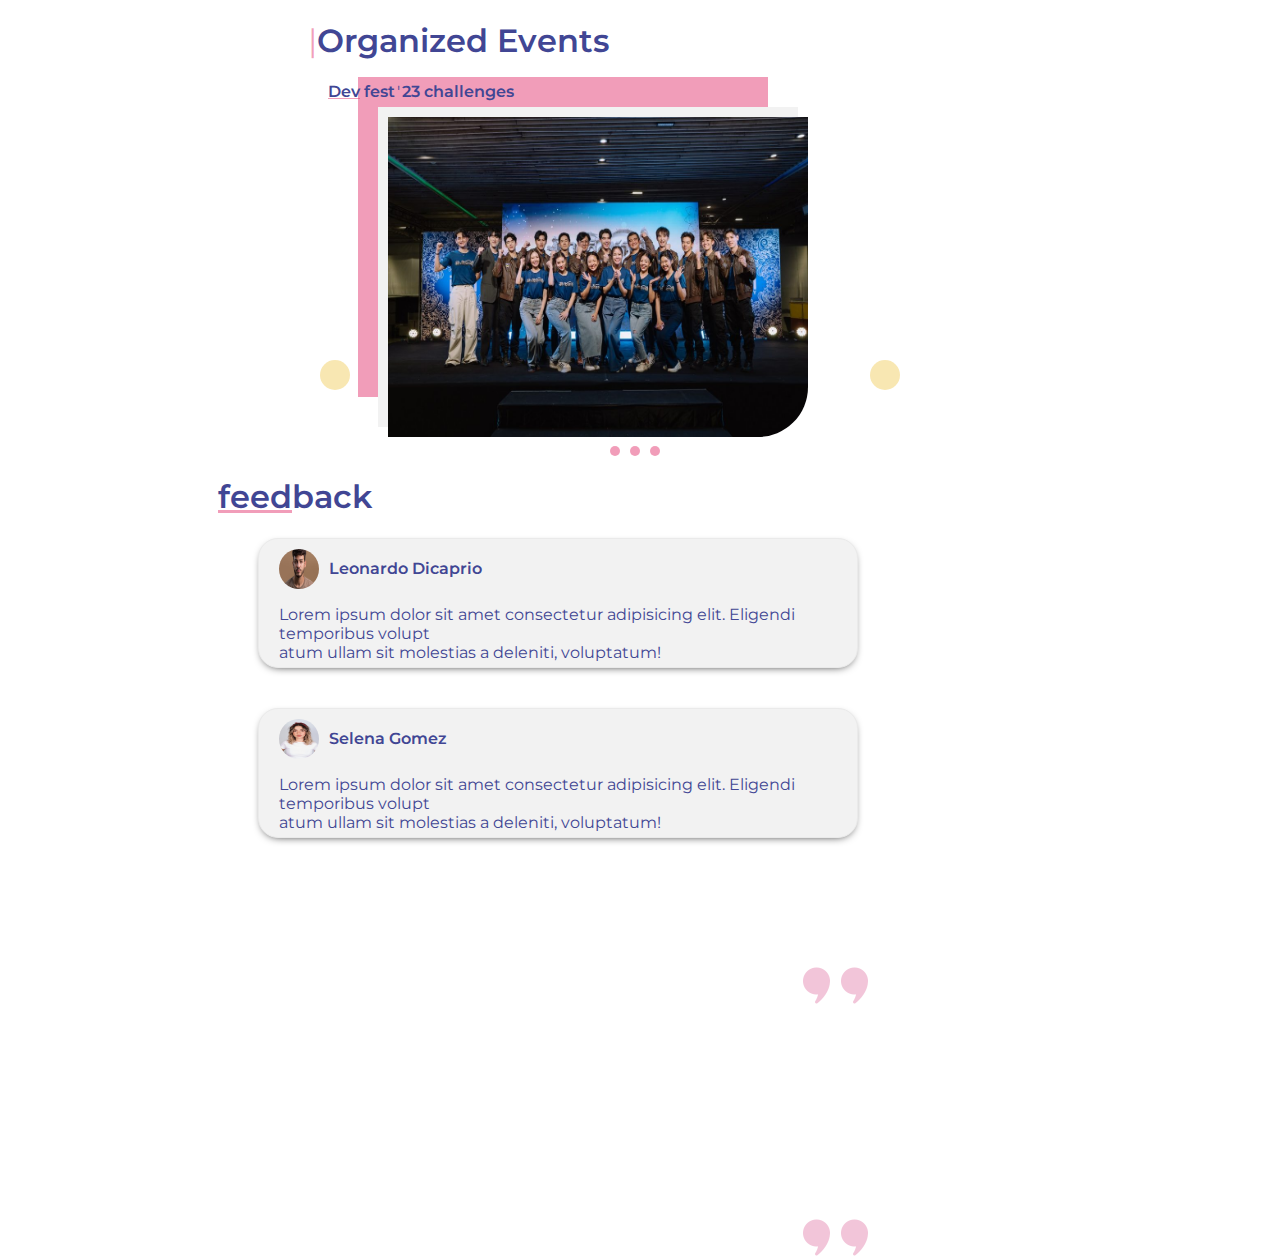
<file: event.html>
<!DOCTYPE html>
<html lang="en">
<head>
    <meta charset="UTF-8">
    <link rel="shortcut icon" type="icon" href="C:\Users\hp\Desktop\InnovateHub\Asset 8.png">
    <link rel="preconnect" href="https://fonts.googleapis.com">
<link rel="preconnect" href="https://fonts.gstatic.com" crossorigin>
<link href="https://fonts.googleapis.com/css2?family=Montserrat:ital,wght@0,100..900;1,100..900&display=swap" rel="stylesheet">
    <meta name="viewport" content="width=device-width, initial-scale=1.0">
    <link rel="stylesheet" href="event.css">
    <title>InnovateHub</title>
</head>
<body>
    <div class="titre">
       <h1 class="organized"><span class="deco-1">|</span>Organized Events</h1>
    </div>
    <div class="elements-1">
        <p class="phrase"><span class="dev">Dev</span>fest<span class="accent">'</span>23 challenges</p>
        <div class="container-img">
        <div class="passe-1">  </div>
        <div class="pink-box"></div>
        <img src="rwhoah2ba3kdPZXN8uY4z-o.jpg" class="group-img" alt="image of participants">
        <div class="passe-2">  </div>
    <div class="points">
        <div class="point-1"></div>
        <div class="point-2"></div>
        <div class="point-3"></div>
    </div>
        </div>
    </div>

    <div class="element-2">
        <h1 class="feedback"><span class="feed">feed</span>back</h1>
    </div>

    <div class="border-1">
      <div class="nom">
        <img src="photo_2024-03-24_03-19-21.jpg" class="commenter" placeholder="ex-learner">
        <span class="full-name">Leonardo Dicaprio</span>
      </div>
        <p class="comment">Lorem ipsum dolor sit amet consectetur 
            adipisicing elit. Eligendi temporibus
            volupt<br>atum ullam sit molestias a deleniti, voluptatum!</p>
        <div>
        <img src="Comma.png" class="comma-1" alt="quotation marks">
        <img src="Comma.png" class="comma-2" alt="quotation marks">
        </div>
    </div>

    <div class="border-2">
      <div class="nom">
        <img src="photo_2024-03-24_03-19-16.jpg" class="commenter" alt="ex-learner">
        <span class="full-name">Selena Gomez</span>
      </div>
        <p class="comment">Lorem ipsum dolor sit amet consectetur 
            adipisicing elit. Eligendi temporibus
            volupt<br>atum ullam sit molestias a deleniti, voluptatum!</p>
        <div>
        <img src="Comma.png" class="comma-3" alt="quotation marks">
        <img src="Comma.png" class="comma-4" alt="quotation marks">
        </div>
    </div>

    
</body>
</html>
</file>
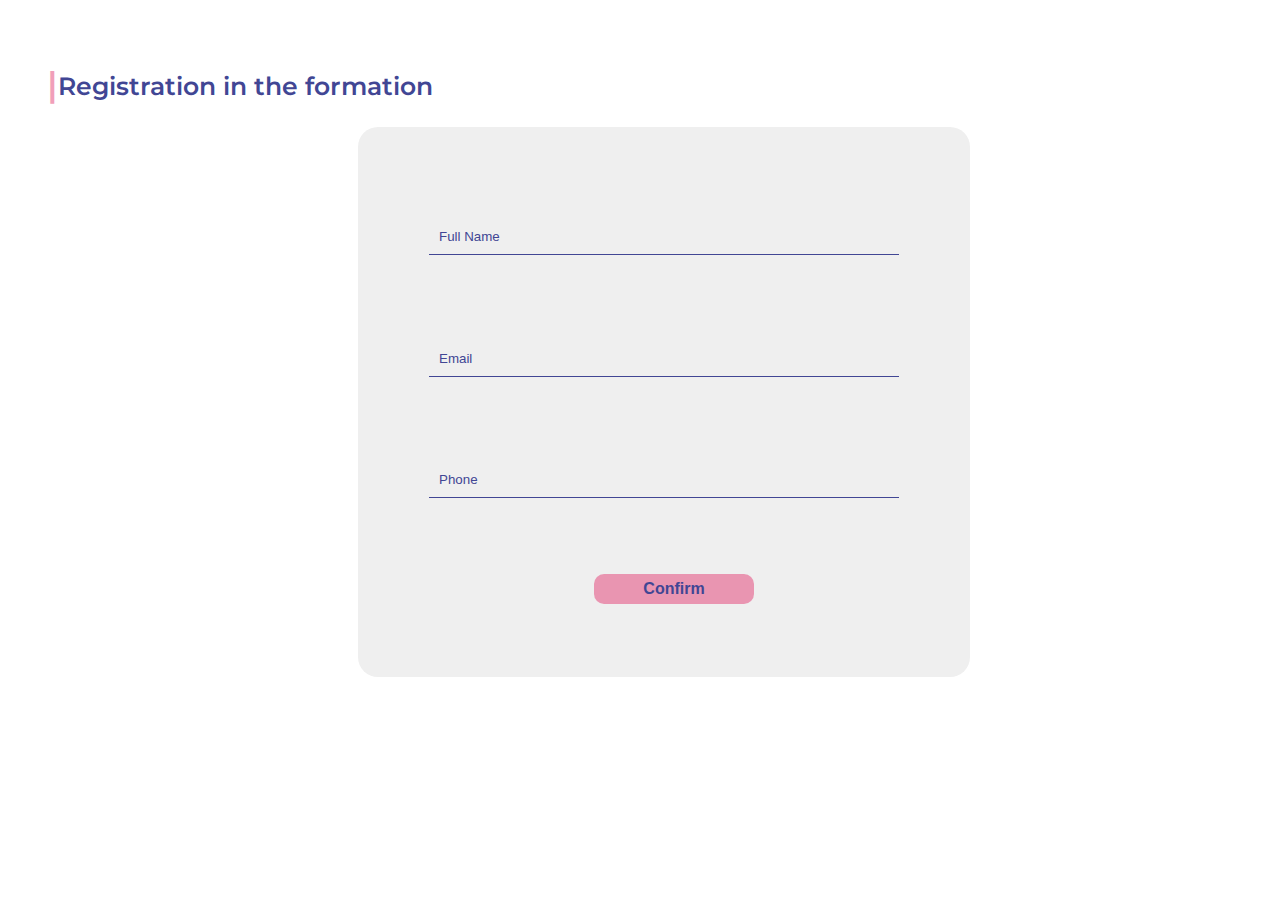
<file: formation.html>
<!DOCTYPE html>
<html lang="en">
<head>
    <meta charset="UTF-8">
    <meta name="viewport" content="width=device-width, initial-scale=1.0">
    <link rel="preconnect" href="https://fonts.googleapis.com">
    <link rel="preconnect" href="https://fonts.gstatic.com" crossorigin>
    <link href="https://fonts.googleapis.com/css2?family=Montserrat:ital,wght@0,100..900;1,100..900&display=swap" rel="stylesheet">
        <meta name="viewport" content="width=device-width, initial-scale=1.0">
    <link rel="stylesheet" href="formation.css">
</head>
<body>

    <div class="content">

        <h2><SPan >|</SPan>Registration in the formation</h2>
        <form >
            <input type="text" placeholder="Full Name">
            <input type="email" placeholder="Email">
            <input type="text" placeholder="Phone">
            <a href="#"><button>Confirm</button></a>

        </form>


    </div>
</body>
</html>
</file>
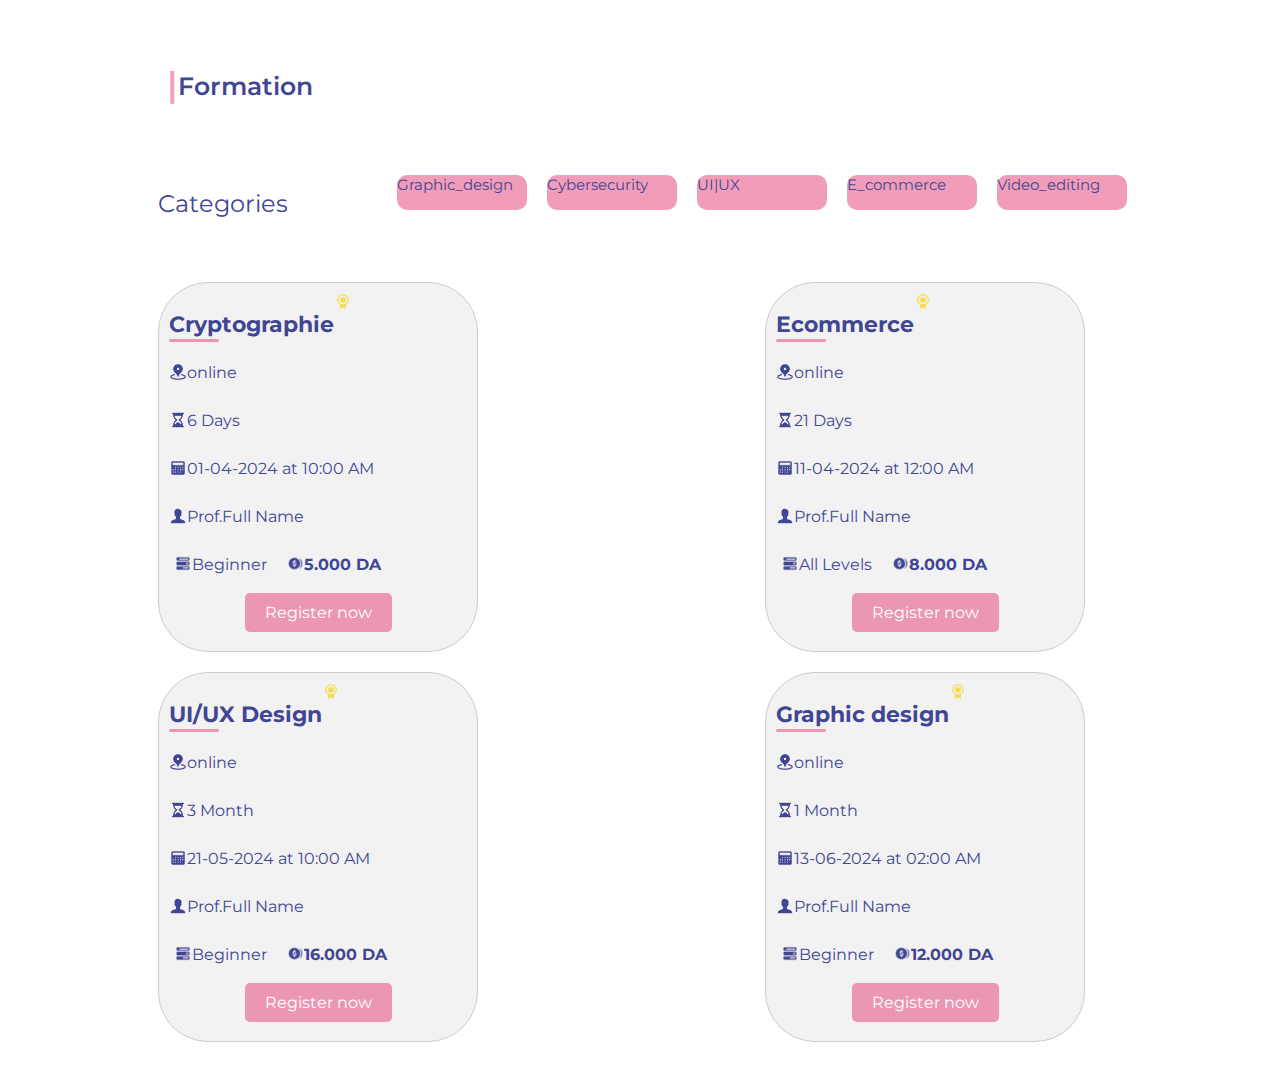
<file: FORMATIONn.html>
<!DOCTYPE html>
<html lang="en">
<head>
    <meta charset="UTF-8">
    <meta name="viewport" content="width=device-width, initial-scale=1.0">
    <link rel="stylesheet" href="FORMATIONn.css">
    <link rel="preconnect" href="https://fonts.googleapis.com">
    <link rel="preconnect" href="https://fonts.gstatic.com" crossorigin>
    <link href="https://fonts.googleapis.com/css2?family=Montserrat:ital,wght@0,100..900;1,100..900&display=swap" rel="stylesheet">
        <meta name="viewport" content="width=device-width, initial-scale=1.0">
    <title>Document</title>
</head>
<body>
    <H2 class="jj"> <span class="KK">|</span>Formation</H2>
    <br><br>
    <div class="our">
        <p class="PPP">Categories</p>
        
       
            
            <div class="pin">
                <p class="PP">Graphic_design</p>
                <p class="PP">Cybersecurity</p>
                <p class="PP"> UI|UX</p>
               <p class="PP">E_commerce</p>
               <p class="PP">Video_editing</p>
            </div>
            <br><br>
            <br><br>
               
        
    </div>
    <br><br>
    <br>
<div class="prix">
  <div class=" tabal1 course-card">
    <div class="img-tabl"><br>
    <h2 class=" course-title"> Cryptographie</h2>
    <img src="Prize.png" alt=""><br>
    
    </div>
    <div class="border"></div><br>
    <div class="img-tabl">
      <img src="Place Marker.png" >
    <span class="course-description">online </span>
    </div><br>
    <div class="img-tabl">
      <img src="Sand Timer.png" alt>
    <span class="course-description">6 Days</span>
    </div><br>
    <div class="img-tabl">
      <img src="Calendar.png" alt="">
    <span class="course-description">01-04-2024 at 10:00 AM</span>
    </div><br>
    <div class="img-tabl">
      <img src="User Male.png" alt="">
      
    <span class="course-description">Prof.Full Name</span>
    </div><br>
    <div class="course-details">
      <div class="img-tabl">
        <img src="Tasks.png" alt="">
      <span class="duration">Beginner</span>
      <img src="Average Price.png" alt="">
      <span class="price">5.000 DA</span>
      </div>
    </div>
    <br>
    <center>
      
    <a href="C:\Users\ACER\ititc\formation.html" class="register-button">Register now</a>
    
</center>
</div>
  <div class=" tabal2 course-card" >
<div class="img-tabl">
    <h2 class=" course-title" >Ecommerce</h2>
    <img src="Prize.png" alt="">
    </div>
    <div class="border"></div><br>
    <div class="img-tabl">
      <img src="Place Marker.png" >
    <span class="course-description">online </span>
    </div><br>
    <div class="img-tabl">
      <img src="Sand Timer.png" alt>
    <span class="course-description">21 Days</span>
    </div><br>
    <div class="img-tabl">
      <img src="Calendar.png" alt="">
    <span class="course-description">11-04-2024 at 12:00 AM</span>
    </div>
    <br>
    <div class="img-tabl">
      <img src="User Male.png" alt="">
    <span class="course-description">Prof.Full Name</span>
    </div>
    <br>
    <div class="course-details">
      
      <div class="img-tabl">
        <img src="Tasks.png" alt="">
        <span class="duration">All Levels</span>
        <img src="Average Price.png" alt="">
      <span class="price"> 8.000 DA</span>
      </div>
    </div>
    <br>
    <center>
    <a href="C:\Users\ACER\ititc\formation.html" class="register-button">Register now</a>
</center>
  </div> 
<div class=" tabal3 course-card">
  <div class="img-tabl">
    <h2 class="  course-title"> UI/UX Design</h2>
    <img src="Prize.png" alt="">
    </div>
    <div class="border"></div>
    <br>
    <div class="img-tabl">
      <img src="Place Marker.png" >
    <span class="course-description">online </span>
    </div><br>
    <div class="img-tabl">
      <img src="Sand Timer.png" >
    <span class="course-description">3 Month</span>
    </div><br>
      <div class="img-tabl">
      <img src="Calendar.png" alt="">
    <span class="course-description">21-05-2024 at 10:00 AM </span>
    </div><br>
    <div class="img-tabl">
      <img src="User Male.png" alt="">
      
    <span class="course-description">Prof.Full Name</span>
    </div>
    <br>
    <div class="course-details">
      <div class="img-tabl">
        <img src="Tasks.png" alt="">
      <span class="duration">Beginner</span>
      <img src="Average Price.png" alt="">
      <span class="price">16.000 DA</span>
      </div>
    </div>
    <br>
    <center>
    <a href="C:\Users\ACER\ititc\formation.html" class="register-button">Register now</a>
</center>
</div>
  

  <div class=" tabal4 course-card">
    <div class="img-tabl">
        <h2 class="  course-title">Graphic design</h2>
    <img src="Prize.png" alt="">
  </div>
  
    <div class="border"></div> 
    <br>
    <div class="img-tabl">
      <img src="Place Marker.png" >
    <span class="course-description">online</span>
    </div>
    <br>

    <div class="img-tabl">
      <img src="Sand Timer.png" alt>
    <span class="course-description">1 Month</span>
    </div>
    <br>
    <div class="img-tabl">
      <img src="Calendar.png" alt>
    <span class="course-description">13-06-2024 at 02:00 AM</span>
    </div>
    <br>
    <div class="img-tabl">
      <img src="User Male.png" alt="">
    <span class="course-description">Prof.Full Name</span>
    </div>
    <br>
    <div class="course-details">
      <div class="img-tabl">
        <img src="Tasks.png" alt="">
      <span class="duration">Beginner</span>
      <img src="Average Price.png" alt="">
      <span class="price">12.000 DA</span>
      </div>
    </div>
    <br>
    <center>
    <a href="C:\Users\ACER\ititc\formation.html" class="register-button">Register now</a>
</center>
</div>
</div>



  </body></html>
</file>
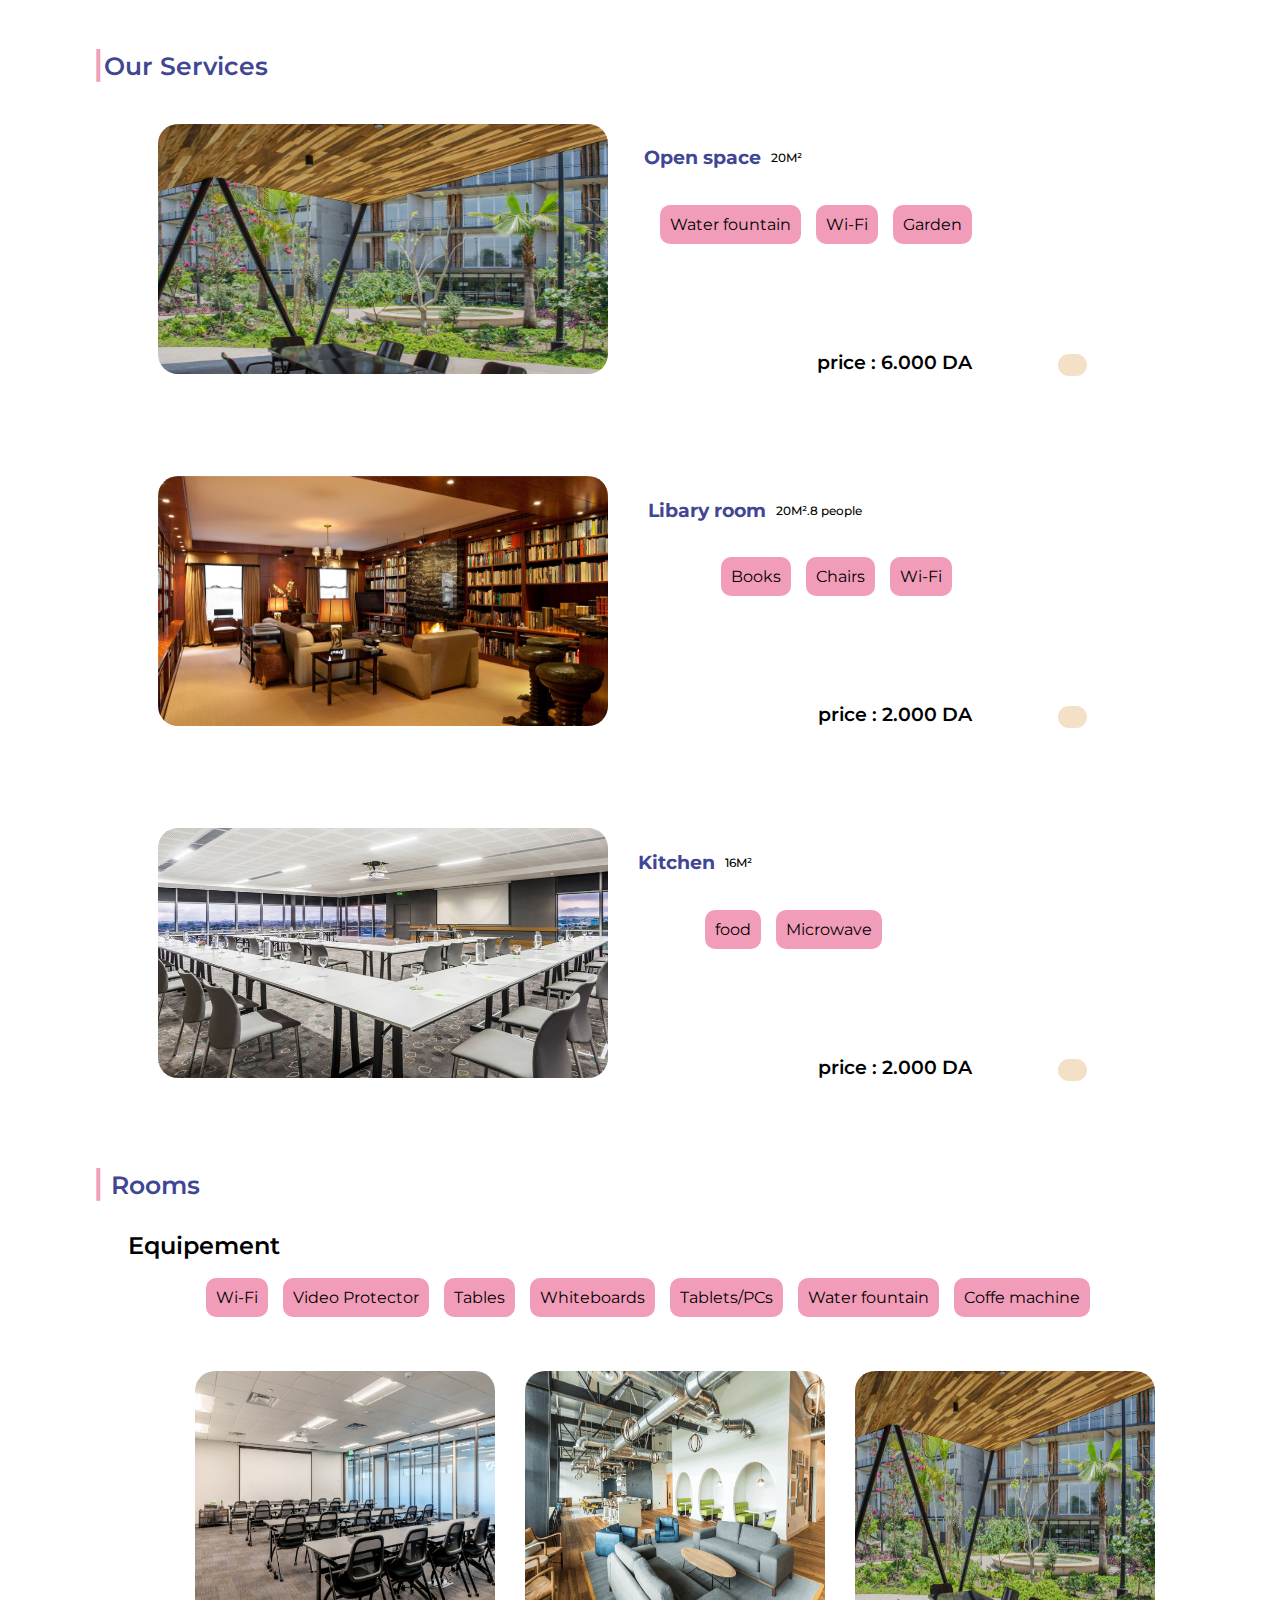
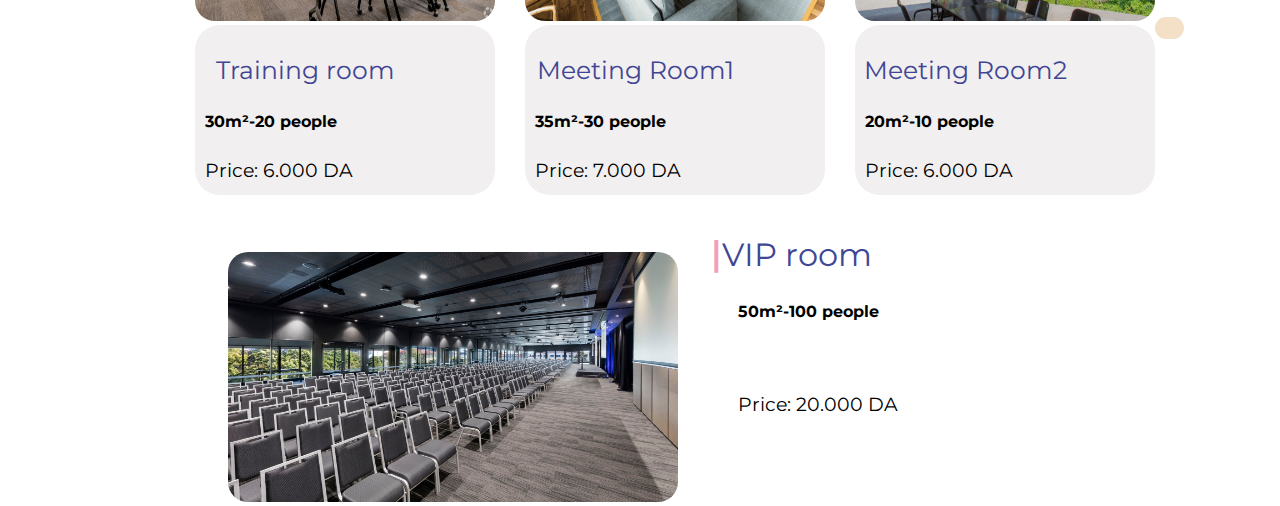
<file: our-corners.html>
<!DOCTYPE html>
<html lang="en">
<head>
    <meta charset="UTF-8">
    <meta name="viewport" content="width=device-width, initial-scale=1.0">
    <link rel="stylesheet" href="our-corners.css">
    <link rel="stylesheet" href="https://cdnjs.cloudflare.com/ajax/libs/font-awesome/6.5.1/css/all.min.css" integrity="sha512-DTOQO9RWCH3ppGqcWaEA1BIZOC6xxalwEsw9c2QQeAIftl+Vegovlnee1c9QX4TctnWMn13TZye+giMm8e2LwA==" crossorigin="anonymous" referrerpolicy="no-referrer" />
    <link rel="preconnect" href="https://fonts.googleapis.com">
    <link rel="preconnect" href="https://fonts.gstatic.com" crossorigin>
    <link rel="preconnect" href="https://fonts.googleapis.com">
    <link rel="preconnect" href="https://fonts.gstatic.com" crossorigin>
    <link href="https://fonts.googleapis.com/css2?family=Montserrat:ital,wght@0,100..900;1,100..900&display=swap" rel="stylesheet">
        <meta name="viewport" content="width=device-width, initial-scale=1.0">
</head>
<body>
   <h2><SPan class="a">|</SPan>Our Services</h2>
   <br>
    <div class="s1">
        <img  src="p3.jpg" alt="">
    
        <div class="x1">
            <h3 class="z1">Open space  <SPan class="m"> 20M²</SPan> </h3>
        <div class="pp1">
            <p>Water fountain</p>
             <p>Wi-Fi</p>
             <p>Garden  </p>
        </div>
        <div class="oo">price : 6.000 DA  </div>
        
        
        <a href="#"><div class="ooo"><i class="fa-solid fa-chevron-right"></i></div></a>
        </div>
    </div>

<div class="s2">
    <img src="p4.jpg" alt="">
    <div class="x2">
        <h3 class="z2">Libary room <SPan class="m"> 20M².8 people</SPan> </h3>
    <div class="pp2">
        <p>Books</p>
         <p>Chairs</p>
         <p>Wi-Fi  </p>
    </div>
    <div class="oo">price : 2.000 DA</div>
    <a href="#"><div class="ooo"><i class="fa-solid fa-chevron-right"></i></div></a>
    
    </div>
</div>


<div class="s3">
    
<img src="e76e5f9bd508759f659ff85ffd0a147f.jpg" alt="">
    <div class="x3">
        <h3 class="z3">Kitchen <SPan class="m"> 16M²</SPan> </h3>
    <div class="pp3">
        <p>food</p>
         <p>Microwave</p>
    </div>
    <div class="oo">price : 2.000 DA</div>
   <a href="#"> <div class="ooo"><i class="fa-solid fa-chevron-right"></i></div></a>
    </div>

</div>
<br>
<br>
<h2 class="hhh"><SPan class="a">|</SPan> Rooms</h2>
<br>
<br>
<div>
 <h4 class="hh">Equipement </h4>
  <div class="categorie">
     <p> Wi-Fi</p>
     <p> Video Protector</p>
     <p>Tables</p>
     <p>Whiteboards</p>
     <p>Tablets/PCs</p>
     <p>Water fountain</p>
     <p>Coffe machine</p>
  </div>
</div>
<br>
<br>
<div class="slider-container">
    <div class="slider-card">
      <img src="Pikes-Peak-Training-Room.jpg" alt="Image 1">
      <div class="card-text">
        <h2 class="train">Training room</h2>
        <h5>30m²-20 people</h5>
        <h4> Price: 6.000 DA</h4>
        <a href="#"><div class="KK"><i class="fa-solid fa-chevron-right"></i></div></a>

      </div>
    </div>
    <div class="slider-card">
      <img src="R.png" alt="Image 2">
      <div class="card-text">
        <h2 class="train"> Meeting Room1</h2>
        <h5>35m²-30 people</h5>
        <h4> Price: 7.000 DA</h4>
      </div>
    </div>
    <div class="slider-card">
        <img src="p3.jpg" alt="Image 1">
        <div class="card-text">
          <h2 class="train"> Meeting Room2</h2>
          <h5> 20m²-10 people</h5>
          <h4> Price: 6.000 DA</h4>
        </div>
      </div>
      
  </div>
  <br>
  <br><br>
  <div class="photoo"> <img src="HGC4.jpg" alt="" ></div>
  <div class="VIIP" >
    <h1 align="right" class="vip"> <SPan class="a">|</SPan>VIP room</h1>
    <h5>50m²-100 people</h5>
     <div class="stars">
          <i class="fa-solid fa-star"></i>
          <i class="fa-solid fa-star"></i>
          <i class="fa-solid fa-star"></i>
          <i class="fa-solid fa-star"></i>
          <i class="fa-solid fa-star"></i>
    </div>
    <h4> Price: 20.000 DA</h4>
    
    

  </div>

 


</body>

</html>
</file>
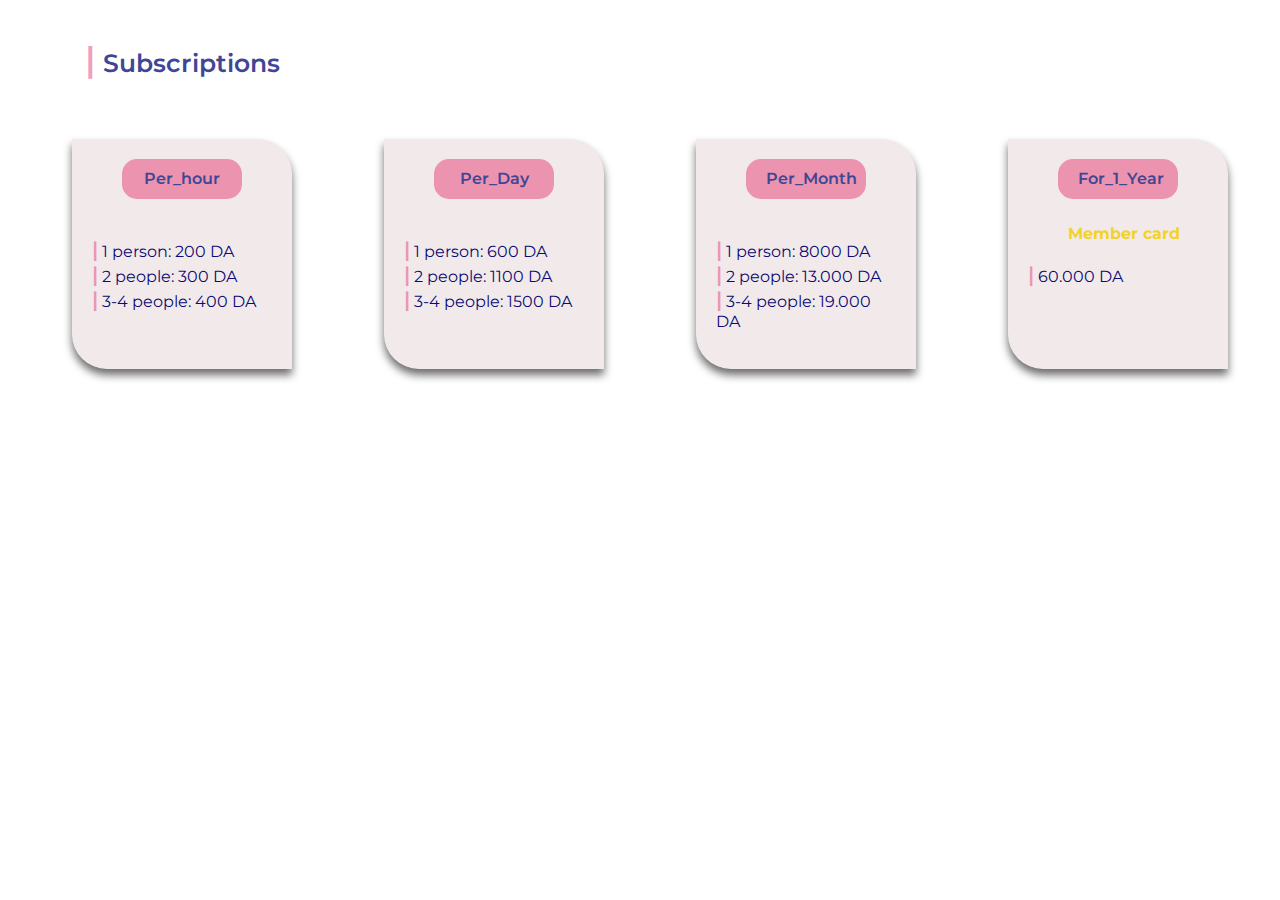
<file: prices.html>
<!DOCTYPE html>
<html lang="en">
<head>
    <meta charset="UTF-8">
    <meta name="viewport" content="width=device-width, initial-scale=1.0">
    <title>Document</title>
    <link rel="preconnect" href="https://fonts.googleapis.com">
    <link rel="preconnect" href="https://fonts.gstatic.com" crossorigin>
    <link href="https://fonts.googleapis.com/css2?family=Montserrat:ital,wght@0,100..900;1,100..900&display=swap" rel="stylesheet">
        <meta name="viewport" content="width=device-width, initial-scale=1.0">
    <link rel="stylesheet" href="prices.css">
</head>
<body>
<br><br>
    <h2><span>|</span> Subscriptions </h2>
    <br>
    <br>
    <div class="pays">
        <div class="pay">
            <div class="minicard">
                <h6 class="HH5">Per_hour</h6>
            </div>
            <br>
            <br>
            
            <h4 class="paii"> <span  class="spann">|</span> 1 person: 200 DA
            <br>
            <span class="spann">|</span> 2 people: 300 DA 
            <br>
            <span class="spann">|</span> 3-4 people: 400 DA</h4>
        </div>
        <div class="pay">
            <div class="minicard">
                <h6 class="HH5">Per_Day</h6>
            </div>
            <br>
            <br>
            
            <h4 class="paii"> <span  class="spann">|</span> 1 person: 600 DA
            <br>
            <span class="spann">|</span> 2 people: 1100 DA 
            <br>
            <span class="spann">|</span> 3-4 people: 1500 DA</h4>
        </div>
        <div class="pay">
            <div class="minicard">
                <h6 class="HH5">Per_Month</h6>
            </div>
            <br>
            <br>
            
            <h4 class="paii"> <span  class="spann">|</span> 1 person: 8000 DA
            <br>
            <span class="spann">|</span> 2 people: 13.000 DA 
            <br>
            <span class="spann">|</span> 3-4 people: 19.000 DA</h4>
        </div>
        <div class="pay">
            <div class="minicard">
                <h6 class="HH5">For_1_Year</h6>
            </div>
            <br>
            <br>
            <H4 class="HH4">Member card</H4>
            <br>
           
            
            <h4 class="paii"> <span  class="spann">|</span>  60.000 DA
            <br>
            
        </div>
    </div>
</body>
</html>
</file>
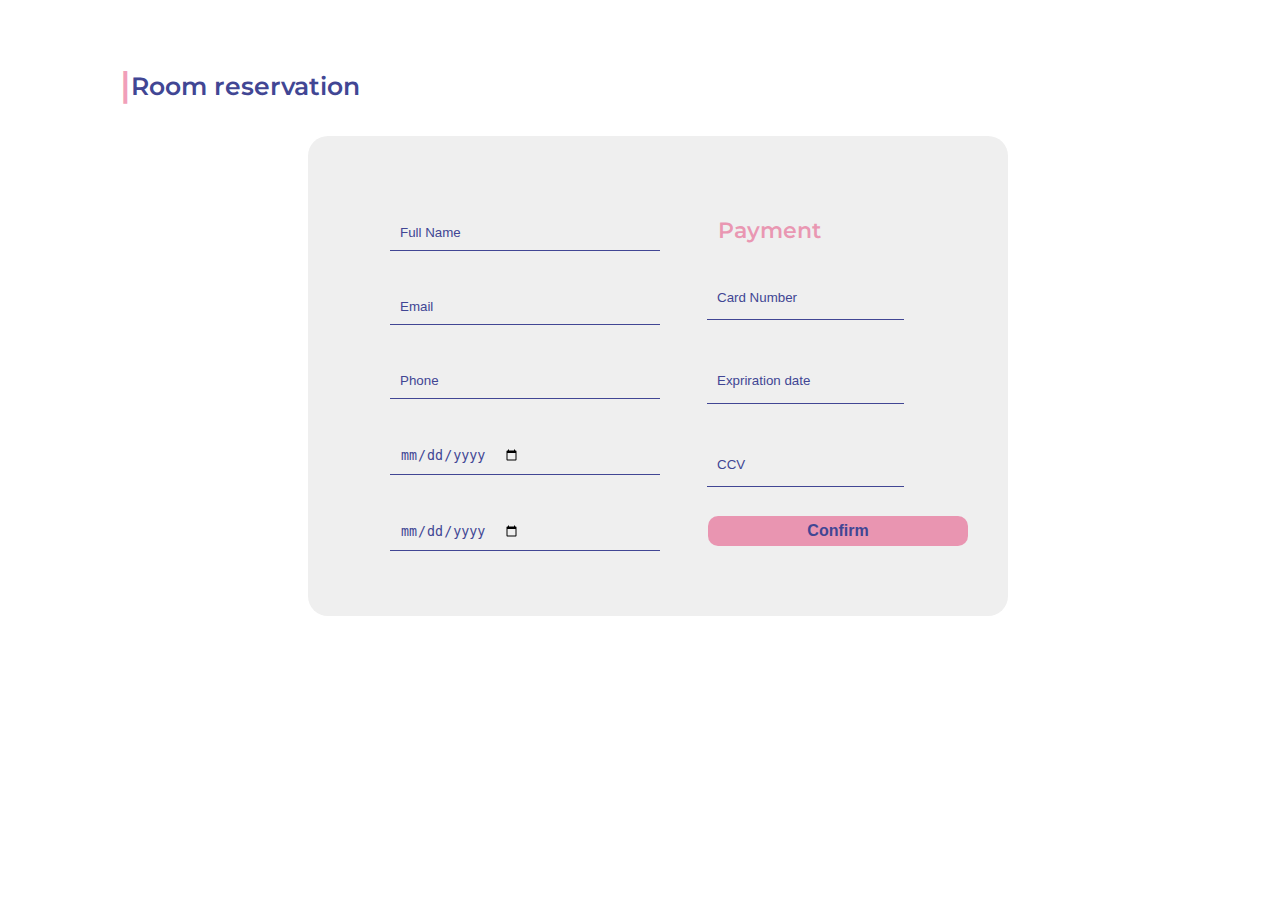
<file: roomReserv.html>
<!DOCTYPE html>
<html lang="en">
<head>
    <meta charset="UTF-8">
    <meta name="viewports" content="width=device-width, initial-scale=1.0">
    <link rel="preconnect" href="https://fonts.googleapis.com">
    <link rel="preconnect" href="https://fonts.gstatic.com" crossorigin>
    <link href="https://fonts.googleapis.com/css2?family=Montserrat:ital,wght@0,100..900;1,100..900&display=swap" rel="stylesheet">
        <meta name="viewport" content="width=device-width, initial-scale=1.0">
    <link rel="stylesheet" href="roomReserv.css">
    <title>Document</title>
</head>
<body>

    <div class="toutt">
       
            <h2><SPan >|</SPan>Room reservation</h2>
            
            <div class="form-12">
 <form class="form1" >
            <input type="text" placeholder="Full Name">
                <input type="email" placeholder="Email">
                <input type="text" placeholder="Phone">
                <input type="date" placeholder="First day">
                <input type="date" placeholder="Last day">
         </form>
                
            
            
       

        <form  class="form2">
            <P>Payment</P>
            <input type="text" placeholder="Card Number">
            <input type="text" placeholder="Expriration date">
            <input type="text" placeholder="CCV">
            <a href="#"><button type="submit">Confirm</button></a>
        </form>

        
            </div>
        
        
    </div>
    

</body>
</html>
</file>
<file: event.css>
*{
    padding:0;
    box-sizing: border-box;
    font-family: "Montserrat", sans-serif;
    font-optical-sizing: auto;
    font-weight: 400;
    font-style: normal;
    color: rgb(65, 70, 148);
      
}


.deco-1{
    color: rgba(228, 63, 118, 0.51);
}

.dev{
    text-decoration: underline;
    text-decoration-color: rgba(228, 63, 118, 0.51);
    padding-right: 4px;
    font-family: "Montserrat", sans-serif;
    font-optical-sizing: auto;
    font-weight: 600;
    font-style: normal;
}

.accent{
    padding: 0 2px;
}

.deco-2{
    background-color: rgba(228, 63, 118, 0.51);
}

.organized{
    margin-left: 300px;
    font-family: "Montserrat", sans-serif;
    font-optical-sizing: auto;
    font-weight: 600;
    font-style: normal;
}

.phrase{
    margin-left: 320px;
    font-family: "Montserrat", sans-serif;
    font-optical-sizing: auto;
    font-weight: 600;
    font-style: normal;
}

.passe-1{
    background-color: rgb(237, 192, 56, 0.39);
    width: 30px;
    height: 30px;
    padding-top: 5px;
    text-align: center;
    border-radius: 50px;
    position: absolute;
    top: 40%;
    left: 25%;

}

.passe-1:hover{
    background-color: rgb(237, 192, 56);
    cursor: pointer;
}

.passe-2:hover{
    background-color: rgb(237, 192, 56);
    cursor: pointer;
}

.passe-2{
    background-color: rgb(237, 192, 56, 0.39);
    width: 30px;
    height: 30px;
    padding-top: 5px;
    text-align: center;
    border-radius: 50px;
    position: absolute;
    top: 40%;
    left: 68%;

}

.group-img{
    margin-left: 380px;
    margin-top: -280px;
    width: 420px;
    height: 320px;
    border-bottom-right-radius: 50px;
    box-shadow: -10px -10px #f2f2f2;
}

.point-1, .point-2, .point-3{
    width: 10px;
    height: 10px;
    border-radius: 50px;
    background-color: rgba(228, 63, 118, 0.51);
    margin-right: 10px;
    margin-top: 5px;
}

.points{
    display: flex;
    justify-content: center;
    align-items: center;
}

.pink-box{
    margin-top: -40px;
    margin-left: 350px;
    width: 410px;
    height: 320px;
    background-color: rgba(228, 63, 118, 0.51);
}

.feed{
    text-decoration: underline;
    text-decoration-color: rgba(228, 63, 118, 0.51);
    font-family: "Montserrat", sans-serif;
    font-optical-sizing: auto;
    font-weight: 600;
    font-style: normal;
}

.feedback{
    margin-left: 210px;
    font-family: "Montserrat", sans-serif;
    font-optical-sizing: auto;
    font-weight: 600;
    font-style: normal;
}

.border-1, .border-2{
    border: 1px solid rgb(234, 234, 234);
    border-radius: 20px;
    height: 130px;
    background-color: #f2f2f2;
    box-shadow: 0 3px 10px -5px black;
    width: 600px;
    margin-left: 250px;
}

.border-2{
    margin-top: 40px;
    margin-bottom: 30px;
}

.nom{
 display: flex;
 justify-content: flex-start;
 align-items: center;
 margin-left: 20px;
 margin-top: 10px;
}

.commenter{
    width: 40px;
    height: 40px;
    border-radius: 50px;
}

.full-name{
    padding-left: 10px;
    font-family: "Montserrat", sans-serif;
    font-optical-sizing: auto;
    font-weight: 600;
    font-style: normal;

}

.comment{
    margin-left: 20px;
}

.comma-1{
    position: absolute;
    left: 65%;
    top: 107%;
    width: 45px;
    height: 45px;
}

.comma-2{
    position: absolute;
    left: 62%;
    top: 107%;
    width: 45px;
    height: 45px;
} 

.comma-3{
    position: absolute;
    left: 65%;
    top: 135%;
    width: 45px;
    height: 45px;
}

.comma-4{
    position: absolute;
    left: 62%;
    top: 135%;
    width: 45px;
    height: 45px;
}
</file>
<file: formation.css>
span{
    color: rgba(228, 63, 118, 0.51);
    font-size: 35PX;
    font-weight: 600;
    margin-top: -8px;
    font-family: "Montserrat", sans-serif;
}


h2{
    display: flex;
    justify-content: center;
    color:#414694;
    font-size: 25px;
    font-weight: 600;
    margin-left: -800px;
    padding-top: 50px;
    font-family: "Montserrat", sans-serif;
}
::placeholder{
    color: #414694;
}

form{
    background-color: rgb(239, 239, 239);
    border-radius: 20px;
    height:50vh;
    width: 40vw;
    margin-left: 350px;
    /* margin-right: 300px; */
    text-align: center;

    padding: 50px;
    display: grid;
    flex-wrap: wrap;
    justify-content: center;
    align-items: center;
}




input{
    background-color: rgb(239, 239, 239);
    color:#414694;
    display: flex;
    padding: 10px;
    margin: 20px;
    border-top: none;
    border-left: none;
    border-right: none;
    border-bottom: 1px ridge #414694;
    width: 450px;
}



button{
    height: 30px;
    width: 160px;
    border-radius: 10px;
    background-color: rgba(228, 63, 118, 0.51);
    color: #414694;
    margin-left: 20px;
    margin-top: 10px;
    border: none;
    font-size:medium;
    font-weight: 600;
}

button:hover{
    cursor:pointer;
}

.content{
    height: 300px;
    width:100%;
}
</file>
<file: FORMATIONn.css>
.KK{
    color: rgba(228, 63, 118, 0.51);
    font-size: 35PX;
    font-weight: 600;
    margin-top: -8px;
    font-family: "Montserrat", sans-serif;
}


.jj{
    display: flex;
    justify-content: center;
    color:#414694;
    font-size: 25px;
    font-weight: 600;
    margin-left: -800px;
    padding-top: 50px;
    font-family: "Montserrat", sans-serif;
}
.our{
    display: flex;
    height:60px;
    width: 40PX;
    margin-left: 80px;

}

.pin{

    display: flex;
    justify-content: space-between;
    flex-wrap: nowrap;
    margin-left: 87px;
    height: 122px;
    width: 600px;
   
}
.PPP{
    font-family: "Montserrat", sans-serif;
    font-size: 1.5rem;
    font-weight: 400;
    margin-left: 70px;
}





.pin p{
    display: flex;
    justify-content: space-between;
    background-color: rgba(228, 63, 118, 0.51);
    height: 35px;
    width: 40PX;
    margin: 10px;
    text-align: center;
    border-radius: 10px;
    font-family: "Montserrat", sans-serif;
    font-size: 15px;
    font-weight: 400;


}





.course-card {
    border: 1px solid #ccc;
    border-radius:5px;
    padding: 10px;
    margin-bottom: 20px;
    width: 35%;
    box-sizing: border-box;
    margin-left: 50px;
    border-radius: 50px;

    
  }
  
  .course-title {
    font-size: 22px;
    margin-bottom: 1px;
    color: #414694;
    font-family: "Montserrat", sans-serif;
  }
  
  .course-description {
    font-size: 16px;
    margin-bottom: 10px;
    color: #414694;
    font-family: "Montserrat", sans-serif;

  }
  
  .register-button {
    display: inline-block;
    background-color: rgba(228, 63,118, 0.51);
    font-family: "Montserrat", sans-serif;
    color: white;
    padding: 10px 20px;
    text-align: center;
    text-decoration: none;
    border-radius:5px;
    font-size: 16px;
    margin-bottom: 30px;
  }
  
  .course-details {
    font-size: 16px;
    margin-left:5px;
  }
  
  .course-details span {
    margin-right: 20px;
  }
  
  .instructor {
    font-weight: bold;
    font-family: "Montserrat", sans-serif;
  }
  
  .course-name {
    font-size: 5px;
    font-weight: bold;
    font-family: "Montserrat", sans-serif;
  }
  
  .duration {
    color: #414694;
  }
  
  .price {
    font-weight: bold;
    color: #414694;
    margin-right: 5px;
    font-family: "Montserrat", sans-serif;
  }
  p{
padding-right:30%;
color: #414694;
font-size:5px;
font-family: "Montserrat", sans-serif;
  }
  h2{
    color: #414694;
    font-family: "Montserrat", sans-serif;
  }
  .border{
    
    border-bottom: 2px solid  rgba(228, 63,118, 0.51);
    border-width: 3px;
    width: 50px;
    border-radius: 4px;
    margin-bottom: 2px;
  }
  
  .prix{
    display: grid;
    justify-content:space-between ;
    grid-template-columns: repeat(2,1fr);
    margin-left:  50px;


  }
  .tabal1{
    margin-left: 100px;
    height: 370px;
    width: 320px;
     background-color:#F2F2F2;
     margin-right: -50px;
  
  
  }
  
  .tabal2{
    margin-left: 100px;
    height: 370px;
    width: 320px;
    background-color:#F2F2F2;
    margin-left: 100px;
  }
  .tabal3{
    margin-left: 100px;
    height: 370px;
    width: 320px;
    background-color:#F2F2F2;
    margin-right: 50px;
  }
    
  
  
  .tabal4{
    margin-left: 100px;
    height: 370px;
    width: 320px;
     background-color:#F2F2F2;
     margin-left: 100px;
  
  }


  /*position: absolute;
  

  transform: translate(-20%,-50%);
}*/
.img-tabl{
  display: flex;
  flex-direction: row;
 
  
}
body{
    font-family: "Montserrat", sans-serif;
}
img{
   max-width:6%;
   height: 5%;
}
</file>
<file: our-corners.css>
*{
    font-family: "Montserrat", sans-serif;
    
  }
  
  .a{
      color: rgba(228, 63, 118, 0.51);
      font-size: 35PX;
      font-weight: 600;
  }
  
  h2{
      color:#414694;
      
      font-size: 25px;
      font-weight: 600;
      margin-left: 85px;
      padding-top: 20px;
  }
  
  .pp1{
      display: flex;
      justify-content: flex-end;
      margin-right: 300px;
  }
  
  p{
      margin-left:15px;
      background-color: rgba(228, 63, 118, 0.51);
      border-radius:10px;
      padding: 10px;
  }
  
  h3{
     
      display: flex;
      justify-content: flex-end;
      margin-right:340px ;
      padding-right: 30PX;
      padding-top: 50PX;
      color: #414694;
  }
  
  .m{
      font-weight: 5;
      margin-left: 10px;
      font-family: "Montserrat", sans-serif;
      line-height: 2;
      font-size: 12px;
      color: black;
      font-weight:500;
  }
  
  .oo{
      display: flex;
      justify-content: flex-end;
      margin-right: 300PX;
      margin-top: 90px;
      font-weight: 600;
      font-size: 1.2rem;
     
  
  }
  
  .z2,.m{
      display: flex;
      margin-right: 190px;
      font-family: "Montserrat", sans-serif;
     
  }
  .pp2{
      display: flex;
      justify-content: flex-end;
      margin-right: 320px;
  }
  
  .z1{
      margin-right:250px ;
      font-family: "Montserrat", sans-serif;
     
  }
  
  .z3{
      margin-right: 300px;
      font-family: "Montserrat", sans-serif;
     
  }
  
  .pp3{
      display: flex;
      justify-content: flex-end;
      margin-right: 390px;
  }
  
  img{
      height: 250px;
      width: 450px;
      margin-left: 50px;
      border-radius: 20px;
  }
  
  
  .s1{
  
      margin-left: 100px;
  }
  
  
  .x1,.x2,.x3{
      
      margin-top: -300px;
  }
  
  .s2{
  margin-left: 100px;
  margin-top: 100px;
      
  }
  
  
  
  .s3{
      margin-left: 100px;
      margin-top: 100px;
          
      }
      
  .ooo{
      width: 29px;
      height: 22px;
      border-radius:50px ;
      background-color: rgb(244, 224, 198);
      display: flex;
      align-items: flex-end;
      justify-content: space-between;
      margin-left: 950px;
      margin-top: -20px;
  }
  
  
  i{
      height: 19px;
      margin-left: 10px;
  }
  
  a , i  {
      text-decoration: none;
  
  }
  .categorie{
      display: flex;
      justify-content: center;
      margin-top: -30px;
      
  
  }
  .hh{
      margin-left: 120px;
      margin-top: -30px;
      font-size: 1.5rem;
      font-weight: 600;
      
  }
  .slider-container {
      overflow-x: hidden;
      white-space: nowrap;
      display: flex;
      justify-content: center;
      
    }
    
    .slider-card {
      display: inline-block;
      width: 300px; 
      margin-right: 30px; 
      
    }
    
    .slider-card img {
      width: 100%;
      height: 250px;
    }
    
    .card-text {
      background-color: #f1efef;
      padding: 10px;
      margin-left: 50px;
      width: 280px;
      height: 150px;
      border-radius: 25px;
    }
    
    .card-text h2 {
      margin-top: 0;
    }
    
    .card-text p {
      margin-bottom: 0;
    }
    .train{
      
      display: flex;
      justify-content: center;
      margin-left: -80px;
      font-weight: 400;
     
  
      
  
    }
    .KK{
      width: 29px;
      height: 22px;
      border-radius:50px ;
      background-color: rgb(244, 224, 198);
      display: flex;
      align-items: flex-end;
      justify-content: space-between;
      margin-left: 950px;
      margin-top: -190px;
    }
    .card-text h4{
      font-weight: 400;
      font-size: 1.2rem;
  
    }
   .card-text h5{
      font-size: 1rem;
    }
    .photoo{
      width: 250px;
      height: 50px;
      margin-left: 170px;
    }
    .vip{
      color: #414694;
      font-weight: 400;
      font-size: 2rem;
      margin-right: 400px;
      margin-top: -70px;
    }
  
  .VIIP h5{
    margin-left: 730px;
    font-size: 1rem;
  
  }
  .stars i{
    margin-left: 730px;
    color: yellow;
    size: 30px;
    
    
  
  }
  .stars{
    display: inline-block;
    width: 50px;
  }
  .VIIP h4{
    margin-left: 730px;
    font-weight: 400;
    font-size: 1.2rem;
  }
</file>
<file: prices.css>
*{
    margin: 0;
  padding: 0;
  box-sizing: border-box;
  font-family: "Montserrat", sans-serif;
  scroll-behavior: smooth;
  font-optical-sizing: auto;
}

h2{
    
    color: #414694;
    font-size: 25px;
    font-weight: 600;
    margin-left: 85px;
}
span{
    color: rgba(228, 63, 118, 0.51);
    
    font-size:35px;
    font-weight: 600;

}
.spann{
    font-size: 1.3rem;
}
.pay{
    width: 220px;
    height: 230px;
    padding: 20px;
    border: transparent ;
    border-top-right-radius: 35px;
    border-bottom-left-radius: 35px;
    box-shadow: 0 6px 8px rgba(0, 0, 0, 0.578);
    background-color:#f2eaea;
    margin: 20px;
    margin-left: 40px;
}
.minicard{
    width: 120px;
    height: 40px;
    padding: 20px;
    background-color: rgba(228, 63, 118, 0.51);
    border: transparent ;
    border-radius: 15px;
    margin-left: 30px;
    
}
.HH5{
    
    font-size: 1rem;
    font-weight: 600;
    margin-top: -10px;
    
   
    color: #414694;
    text-align: center;

}
.pays{
    display: flex;
    justify-content: space-evenly;
}
.paii{
    color: rgb(11, 11, 116);
    font-weight: 400;
}
.HH4{
    color: rgb(241, 211, 41);
    margin-left: 40px;
    margin-top: -13px;
}
</file>
<file: roomReserv.css>
span{
    color: rgba(228, 63, 118, 0.51);
    font-size: 35PX;
    font-weight: 600;
    margin-top: -8px;
    font-family: "Montserrat", sans-serif;
}


h2{
    display: flex;
    justify-content: center;
    color:#414694;
    font-size: 25px;
    font-weight: 600;
    margin-left: -800px;
    padding-top: 50px;
    font-family: "Montserrat", sans-serif;
}
 
::placeholder{
    color: #414694;
}
input{
    background-color: rgb(239, 239, 239);
    color:#414694;
    display: flex;
    padding: 10px;
    margin: 19px;
    border-top: none;
    border-left: none;
    border-right: none;
    border-bottom: 1px ridge #414694;
    width: 250px;
}




.form1,.form2{
    margin-left: 100px;
    padding: 10px;
    display: flex;
    flex-wrap: wrap;
    height: 100px;
    width: 500px;
}


.form2{
    margin-left: 320px;
    margin-top: -60px;
    height: 300px;
    width: 230px;
    padding: 10PX;
    
}
.form1{
    margin-left: 3px;
}
p{
    content: '';
    position: absolute;
    margin: -40PX;
    margin-left: 30px;
    color: rgba(228, 63, 118, 0.51);
   font-weight: 600;
   font-size:140%;
   font-family: "Montserrat", sans-serif;

}

.form-12{
    background-color: rgb(239, 239, 239);
    border-radius: 20px;
    height:100%;
    width: 600px;
    margin: 30px;
    padding: 50px;
    margin-left: 300px;
}





button{
    height: 30px;
    width: 260px;
    border-radius: 10px;
    background-color: rgba(228, 63, 118, 0.51);
    color: #414694;
    margin-left: 20px;
    margin-top: 10px;
    border: none;
    font-size:medium;
    font-weight: 600;
}

button:hover{
    cursor:pointer;
}
</file>
